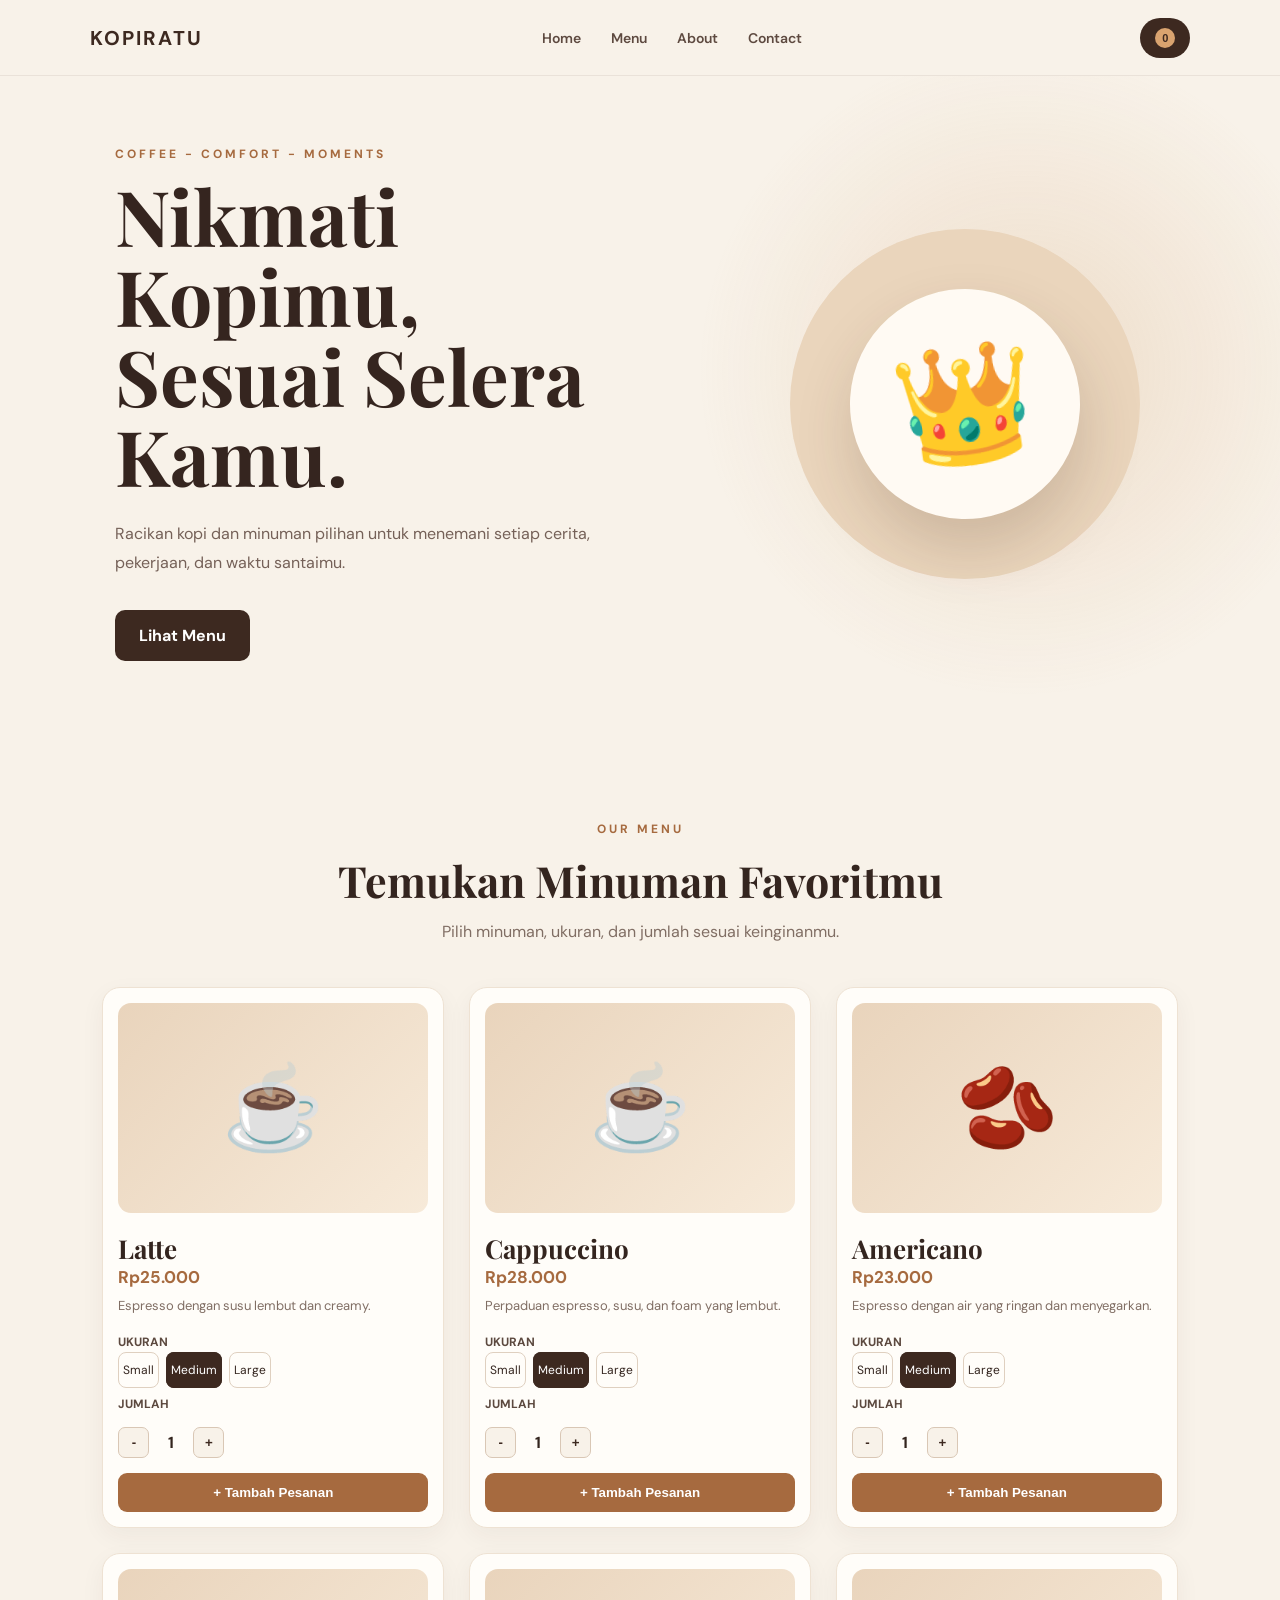
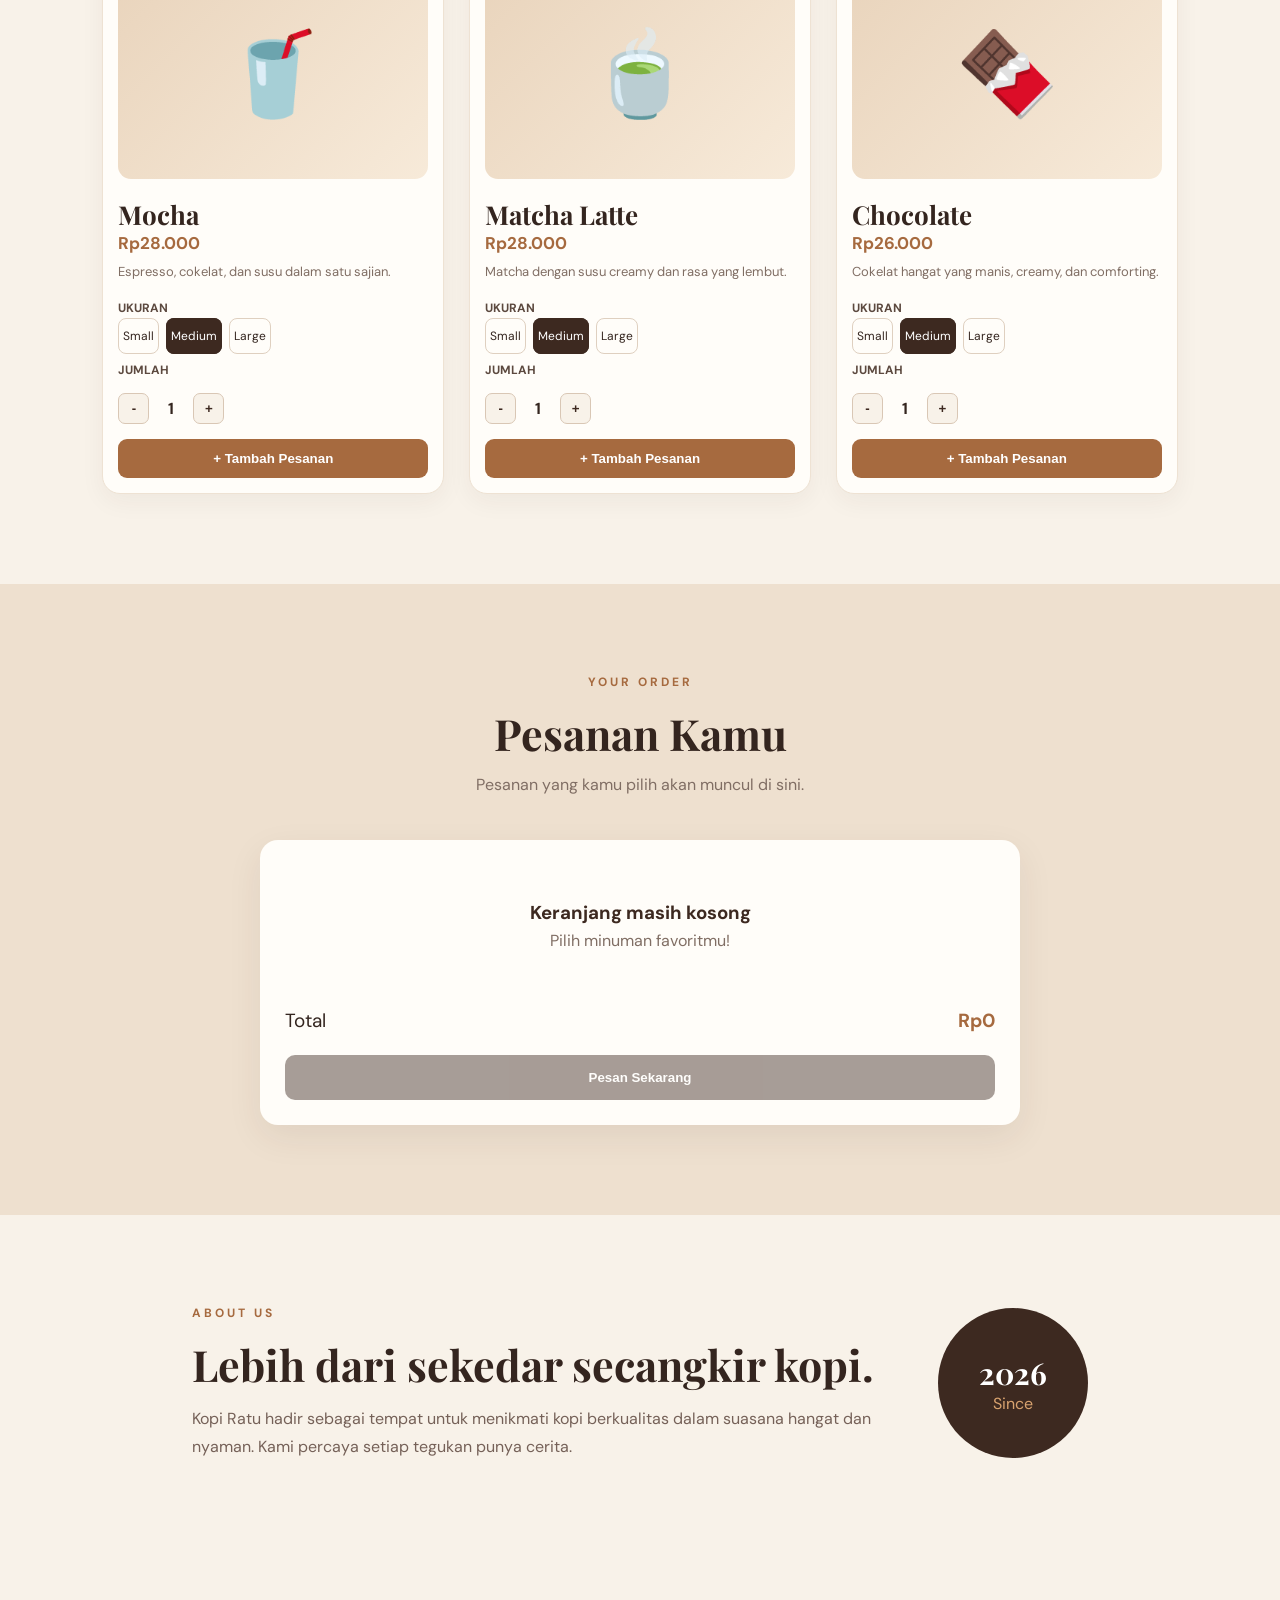
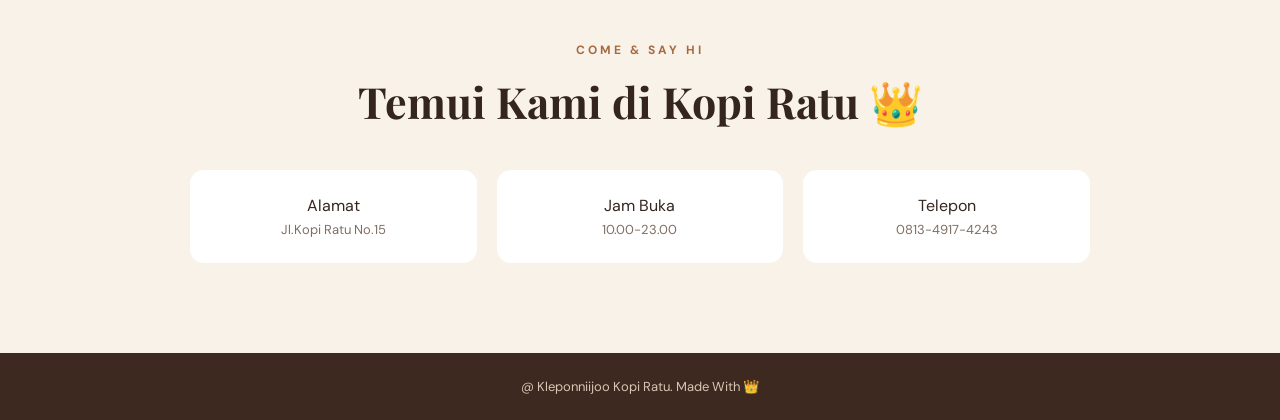
<file: index.html>
<!DOCTYPE html>
<html lang="id">
<head>
    <meta charset="UTF-8">
    <meta name="viewport" content="width=device-width, initial-scale=1.0">
    <title>Kopi Ratu | Coffee Shop</title>
    <link rel="stylesheet" href="style_kopi.css">
</head>
<body>
    <header class="navbar">
        <a href="#" class="logo">KOPIRATU</a>
        <nav>
            <a href="#home">Home</a>
            <a href="#menu">Menu</a>
            <a href="#about">About</a>
            <a href="#contact">Contact</a>
        </nav>
        <button class="cart-btn" onclick="scrollToCart()"><span id="cartCount">0</span></button>
    </header>
    <main>
        <section class="hero" id="home">
            <div class="hero-content">
                <p class="eyebrow">COFFEE - COMFORT - MOMENTS</p>
                <h1>Nikmati Kopimu,<br>Sesuai Selera Kamu.</h1>
                <p class="hero-desc">Racikan kopi dan minuman pilihan untuk menemani setiap cerita, pekerjaan, dan waktu santaimu.</p>
                <a href="#menu" class="primary-btn">Lihat Menu</a>
            </div>
            <div class="hero-art">
                <div class="coffee-glow"></div>
                <div class="hero-cup">👑</div>
            </div>
        </section>
        <section class="menu-section" id="menu">
            <div class="section-heading">
                <p class="eyebrow">OUR MENU</p>
                <h2>Temukan Minuman Favoritmu</h2>
                <p>Pilih minuman, ukuran, dan jumlah sesuai keinginanmu.</p>
            </div>
            <div class="menu-grid" id="menuGrid"></div>
        </section>
        <section class="cart-section" id="cart">
            <div class="section-heading">
                <p class="eyebrow">YOUR ORDER</p>
                <h2>Pesanan Kamu</h2>
                <p>Pesanan yang kamu pilih akan muncul di sini.</p>
            </div>
            <div class="cart-box">
                <div id="cartItems" class="cart-items">
                    <div class="empty-cart">
                        <h3>Keranjang masih kosong</h3>
                        <p>Pilih minuman favoritmu!</p>
                    </div>
                </div>
                <div class="cart-total">
                    <span>Total</span>
                    <strong id="totalPrice">Rp0</strong>
                </div>
                <button class="checkout-btn" id="checkoutBtn" onclick="checkout()" disabled>Pesan Sekarang</button>
            </div>
        </section>
        <section class="about" id="about">
            <div>
                <p class="eyebrow">ABOUT US</p>
                <h2>Lebih dari sekedar secangkir kopi.</h2>
                <p>Kopi Ratu hadir sebagai tempat untuk menikmati kopi berkualitas dalam
                    suasana hangat dan nyaman. Kami percaya setiap tegukan punya cerita.
                </p>
            </div>
            <div class="about-number">
                <strong>2026</strong>
                <span>Since</span>
            </div>
        </section>
        <section class="contact" id="contact">
            <p class="eyebrow">COME & SAY HI</p>
            <h2>Temui Kami di Kopi Ratu 👑</h2>
            <div class="contact-grid">
                <div>Alamat<p>Jl.Kopi Ratu No.15</p></div>
                <div>Jam Buka<p>10.00-23.00</p></div>
                <div>Telepon
                    <P>0813-4917-4243</P>
                </div>
            </div>
        </section>
    </main>
    <footer>
        <p>@ Kleponniijoo Kopi Ratu. Made With 👑</p>
    </footer>
    <div id="toast" class="toast"></div>
    <script src="script.js"></script>
</body>
</html>
</file>
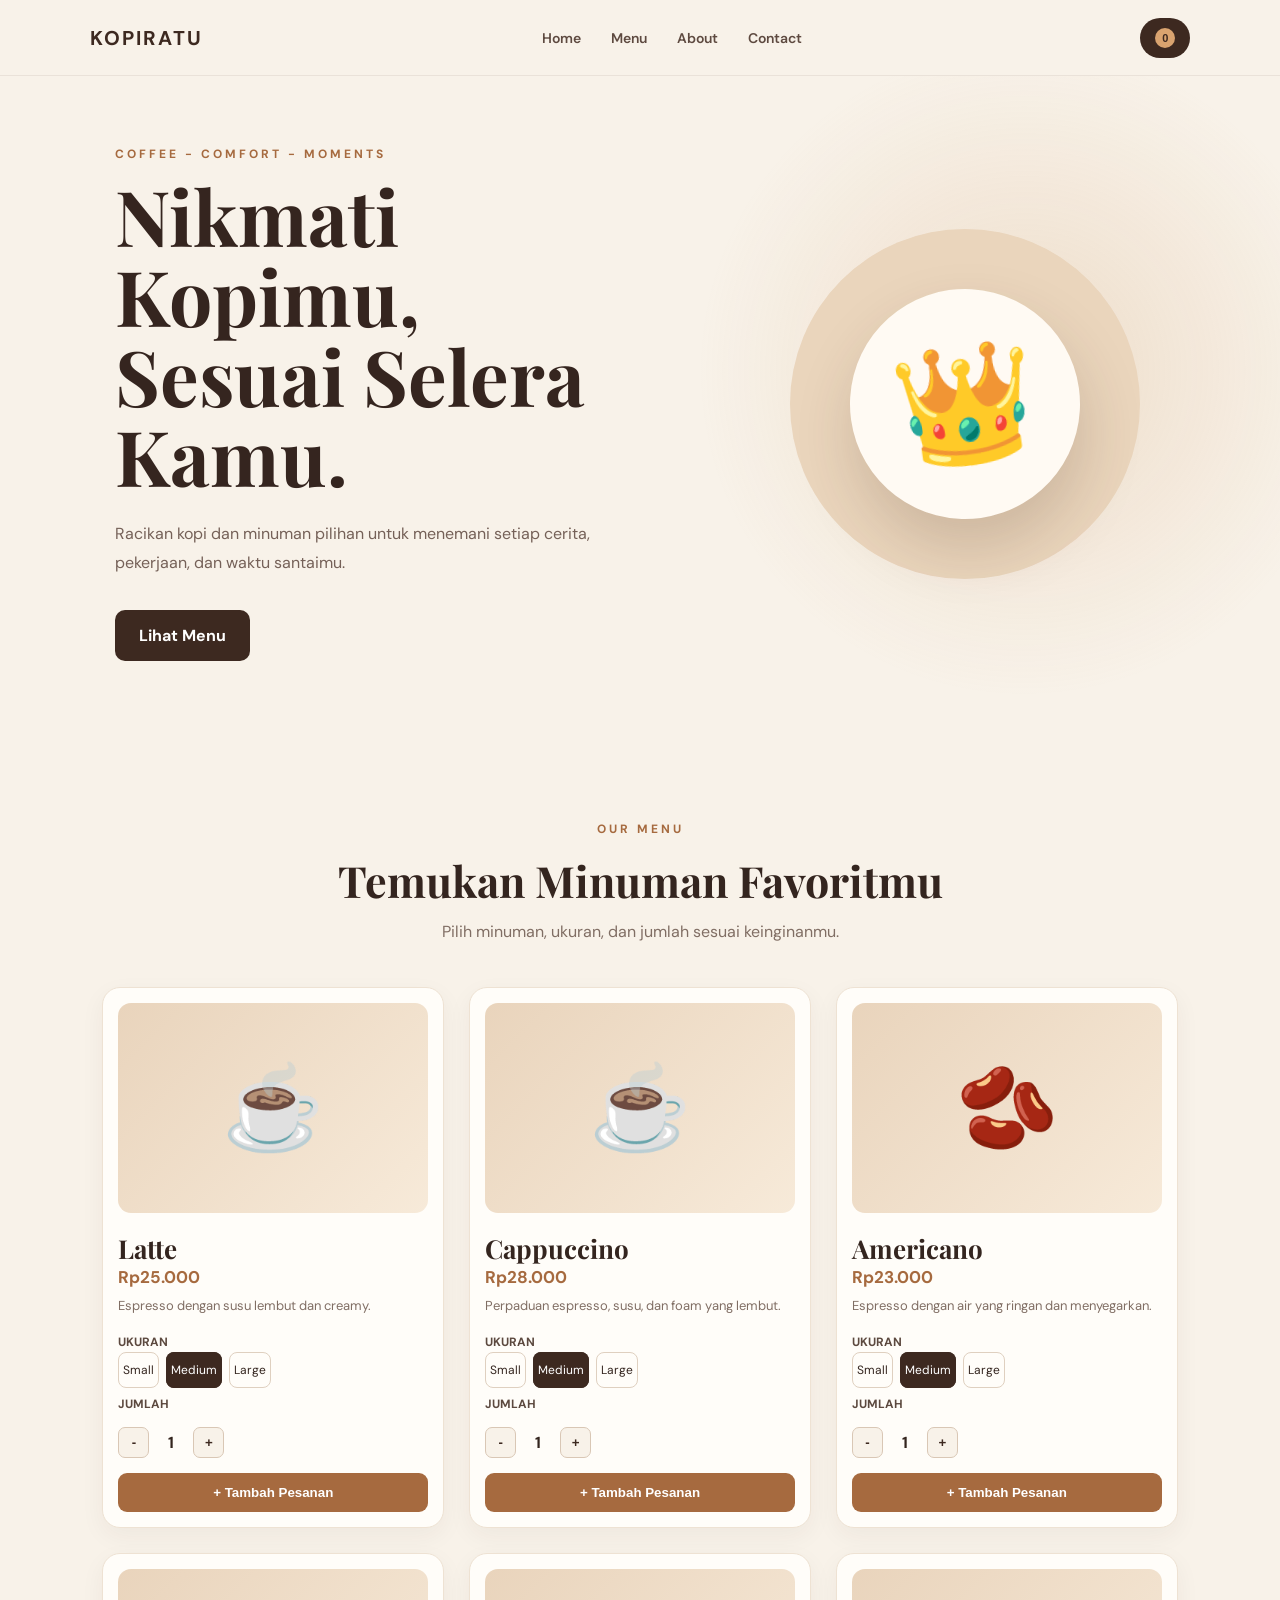
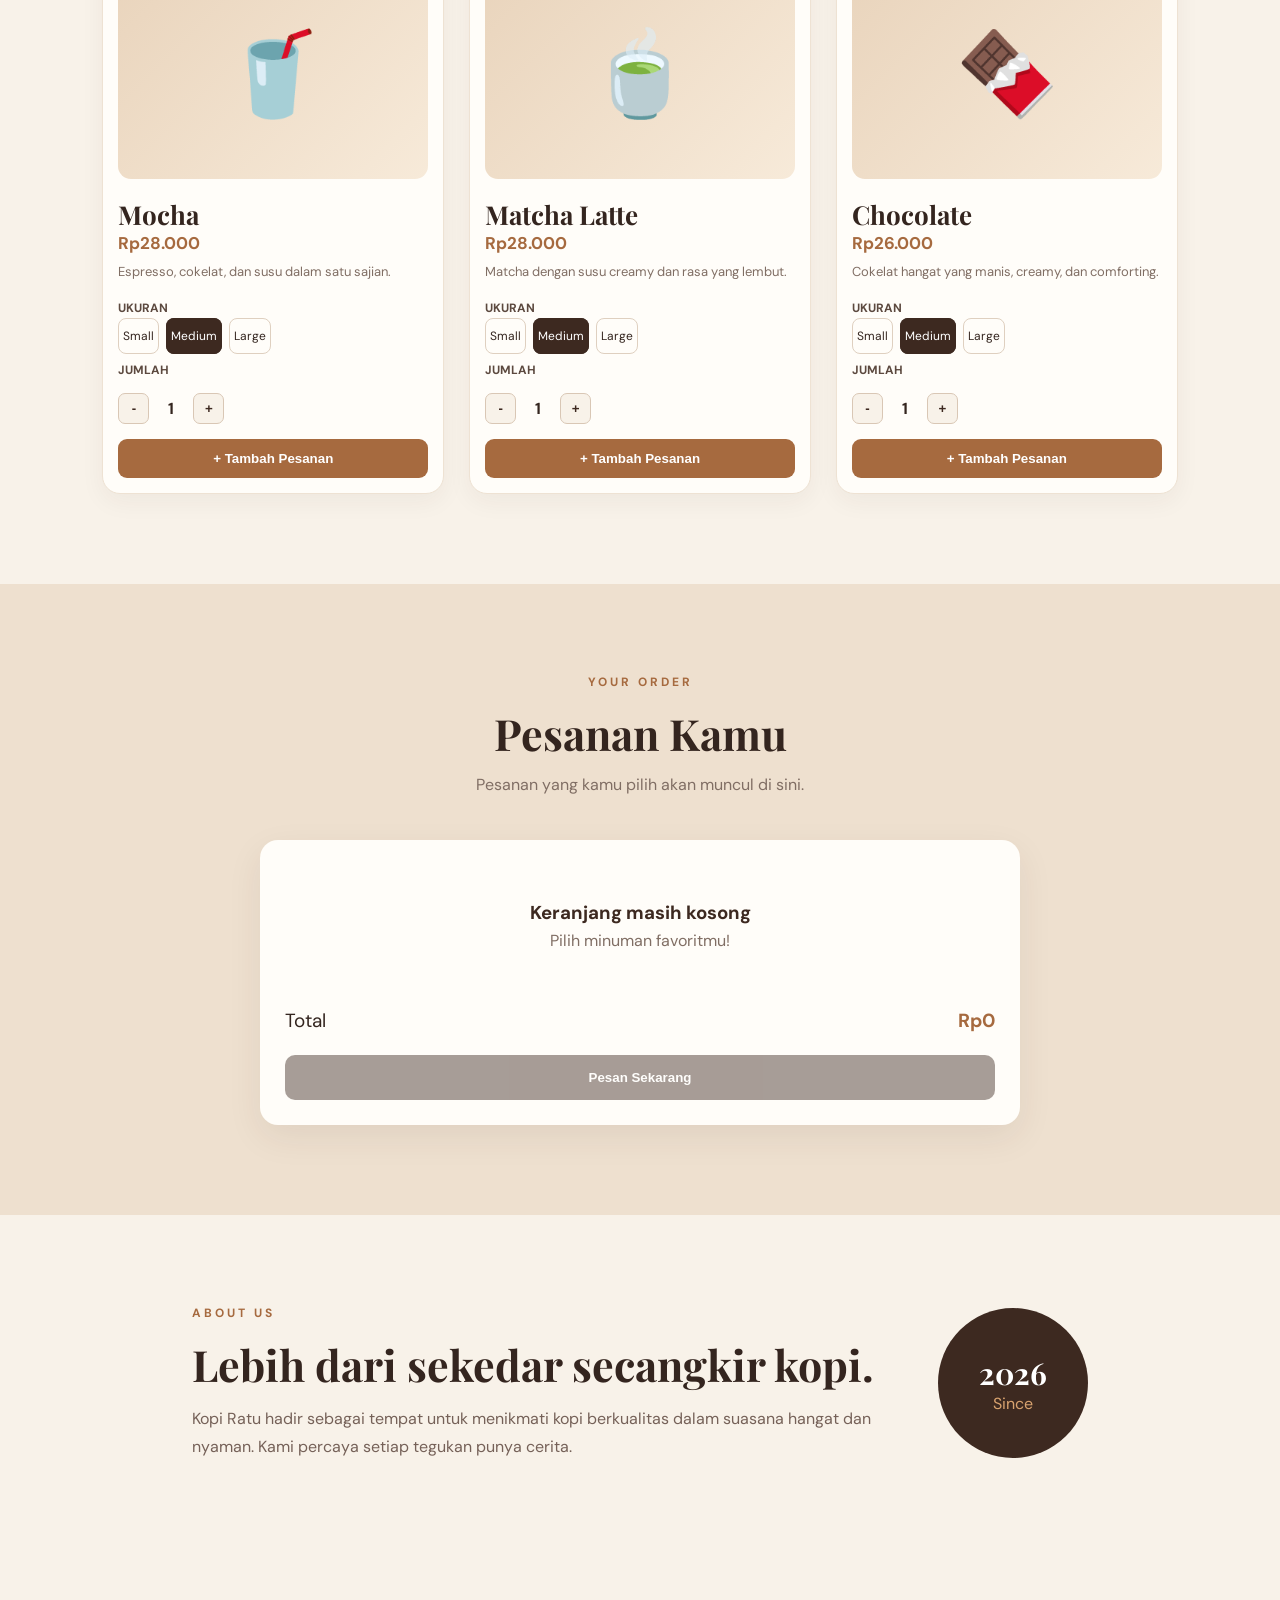
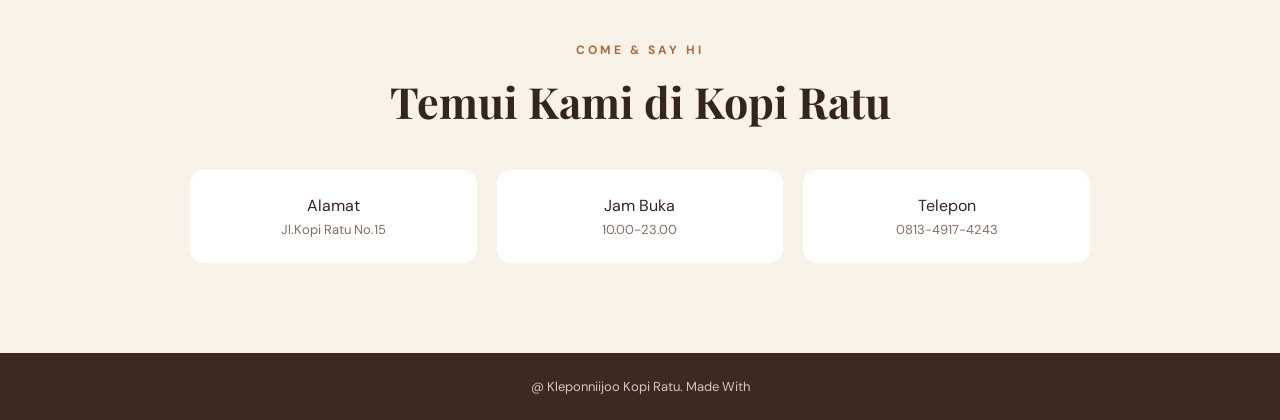
<file: kopi.html>
<!DOCTYPE html>
<html lang="id">
<head>
    <meta charset="UTF-8">
    <meta name="viewport" content="width=device-width, initial-scale=1.0">
    <title>Kopi Ratu | Coffee Shop</title>
    <link rel="stylesheet" href="style_kopi.css">
</head>
<body>
    <header class="navbar">
        <a href="#" class="logo">KOPIRATU</a>
        <nav>
            <a href="#home">Home</a>
            <a href="#menu">Menu</a>
            <a href="#about">About</a>
            <a href="#contact">Contact</a>
        </nav>
        <button class="cart-btn" onclick="scrollToCart()"><span id="cartCount">0</span></button>
    </header>
    <main>
        <section class="hero" id="home">
            <div class="hero-content">
                <p class="eyebrow">COFFEE - COMFORT - MOMENTS</p>
                <h1>Nikmati Kopimu,<br>Sesuai Selera Kamu.</h1>
                <p class="hero-desc">Racikan kopi dan minuman pilihan untuk menemani setiap cerita, pekerjaan, dan waktu santaimu.</p>
                <a href="#menu" class="primary-btn">Lihat Menu</a>
            </div>
            <div class="hero-art">
                <div class="coffee-glow"></div>
                <div class="hero-cup">👑</div>
            </div>
        </section>
        <section class="menu-section" id="menu">
            <div class="section-heading">
                <p class="eyebrow">OUR MENU</p>
                <h2>Temukan Minuman Favoritmu</h2>
                <p>Pilih minuman, ukuran, dan jumlah sesuai keinginanmu.</p>
            </div>
            <div class="menu-grid" id="menuGrid"></div>
        </section>
        <section class="cart-section" id="cart">
            <div class="section-heading">
                <p class="eyebrow">YOUR ORDER</p>
                <h2>Pesanan Kamu</h2>
                <p>Pesanan yang kamu pilih akan muncul di sini.</p>
            </div>
            <div class="cart-box">
                <div id="cartItems" class="cart-items">
                    <div class="empty-cart">
                        <h3>Keranjang masih kosong</h3>
                        <p>Pilih minuman favoritmu!</p>
                    </div>
                </div>
                <div class="cart-total">
                    <span>Total</span>
                    <strong id="totalPrice">Rp0</strong>
                </div>
                <button class="checkout-btn" id="checkoutBtn" onclick="checkout()" disabled>Pesan Sekarang</button>
            </div>
        </section>
        <section class="about" id="about">
            <div>
                <p class="eyebrow">ABOUT US</p>
                <h2>Lebih dari sekedar secangkir kopi.</h2>
                <p>Kopi Ratu hadir sebagai tempat untuk menikmati kopi berkualitas dalam
                    suasana hangat dan nyaman. Kami percaya setiap tegukan punya cerita.
                </p>
            </div>
            <div class="about-number">
                <strong>2026</strong>
                <span>Since</span>
            </div>
        </section>
        <section class="contact" id="contact">
            <p class="eyebrow">COME & SAY HI</p>
            <h2>Temui Kami di Kopi Ratu</h2>
            <div class="contact-grid">
                <div>Alamat<p>Jl.Kopi Ratu No.15</p></div>
                <div>Jam Buka<p>10.00-23.00</p></div>
                <div>Telepon
                    <P>0813-4917-4243</P>
                </div>
            </div>
        </section>
    </main>
    <footer>
        <p>@ Kleponniijoo Kopi Ratu. Made With</p>
    </footer>
    <div id="toast" class="toast"></div>
    <script src="script.js"></script>
</body>
</html>
</file>
<file: style_kopi.css>
@import url('https://fonts.googleapis.com/css2?family=DM+Sans:wght@400;500;600;700&family=Playfair+Display:ital,wght@0,600;0,700;1,600;1,700&display=swap');

* {
    margin: 0;
    padding: 0;
    box-sizing: border-box;
}

html {
    scroll-behavior: smooth;
}

body {
    font-family: "DM Sans", sans-serif;
    background: #f8f2e9;
    color: #34251f;
}

.navbar {
    position: sticky;
    top: 0;
    z-index: 100;
    height: 76px;
    padding: 0 7%;
    display: flex;
    align-items: center;
    justify-content: space-between;
    background: rgba(248, 242, 233, .94);
    backdrop-filter: blur(12px);
    border-bottom: 1px solid rgba(72, 48, 35, .08);
}

.logo {
    color: #3d2920;
    text-decoration: none;
    font-weight: 700;
    letter-spacing: 2px;
    font-size: 20px;
}

nav {
    display: flex;
    gap: 30px;
}

nav a {
    text-decoration: none;
    color: #5e4a40;
    font-size: 14px;
    font-weight: 600;
}

nav a:hover {
    color: #a66a3f;
}

.cart-btn {
    border: 0;
    background: #3d2920;
    color: white;
    padding: 10px 15px;
    border-radius: 20px;
    cursor: pointer;
    font-size: 14px;
}

#cartCount {
    display: inline-flex;
    min-width: 20px;
    height: 20px;
    justify-content: center;
    align-items: center;
    background: #d9a36f;
    color: #3d2920;
    border-radius: 50%;
    font-size: 11px;
    font-weight: 700;
}

.hero {
    min-height: 650px;
    padding: 70px 9%;
    display: flex;
    align-items: center;
    justify-content: space-between;
    overflow: hidden;
    background: radial-gradient(circle at 80% 45%, rgba(205, 153, 101, .24), transparent 30%), #f8f2e9;
}

.hero-content {
    max-width: 600px;
}

.eyebrow {
    color: #a66a3f;
    font-size: 12px;
    letter-spacing: 3px;
    font-weight: 700;
    margin-bottom: 14px;
}

.hero h1 {
    font-family: "Playfair Display", serif;
    font-size: clamp(48%,  6vw, 78px);
    line-height: 1.04;
    color: #35251f;
}

.hero-desc {
    max-width: 500px;
    margin: 25px 0 32px;
    line-height: 1.8;
    color: #756158;
}

.primary-btn, 
.checkout-btn {
    display: inline-flex;
    align-items: center;
    justify-content: center;
    gap: 15px;
    border: 0;
    background: #3d2920;
    color: white;
    text-decoration: none;
    padding: 15px 24px;
    border-radius: 10px;
    font-weight: 700;
    cursor: pointer;
    transition: .25s;
}

.primary-btn:hover,
.checkout-btn:hover {
    transform: translateY(-3px);
    background: #a66a3f;
}

.hero-art {
    position: relative;
    width: 400px;
    height: 400px;
    display: grid;
    place-items: center;
}

.coffee-glow {
    position: absolute;
    width: 350px;
    height: 350px;
    border-radius: 50%;
    background: #ead5bc;
}

.hero-cup {
    position: relative;
    z-index: 2;
    width: 230px;
    height: 230px;
    border-radius: 50%;
    display: grid;
    place-items: center;
    font-size: 115px;
    background: #fffaf3;
    box-shadow: 0 30px 60px rgba(74, 45, 28, .18);
    transform: rotate(-8deg);
    animation: float 4s ease-in-out infinite;
}

@keyframes float {
    0%, 100% { transform: translateY(0) rotate(-8deg); }
    50% { transform: translateY(-12px) rotate(-5deg); }
}

.menu-section,
.cart-section,
.contact {
    padding: 90px 8%;
}

.section-heading {
    text-align: center;
    margin-bottom: 45px;
}

.section-heading h2,
.about h2,
.contact h2 {
    font-family: "Playfair Display", serif;
    font-size: 43px;
    margin-bottom: 12px;
}

.section-heading > p:last-child {
    color: #806e64;
}

.menu-grid {
    display: grid;
    grid-template-columns: repeat(3, 1fr);
    gap: 25px;
}

.menu-card {
    background: #fffdf9;
    border: 1px solid #eee2d3;
    border-radius: 18px;
    padding: 15px;
    transition: .3s;
    box-shadow: 0 8px 25px rgba(61, 41, 32, .05);
}

.menu-card:hover {
    transform: translateY(-8px);
    box-shadow: 0 18px 40px rgba(61, 41, 32, .12);
}

.menu-img {
    height: 210px;
    border-radius: 13px;
    display: grid;
    place-items: center;
    font-size: 82px;
    background: linear-gradient(135deg, #e9d4bc, #f7ead9);
    margin-bottom: 18px;
}

.menu-card h3 {
    font-family: "Playfair Display", serif;
    font-size: 26px;
}

.description {
    color: #806e64;
    font-size: 13px;
    line-height: 1.6;
    margin: 8px 0 17px;
}

.price {
    color: #a66a3f;
    font-weight: 700;
    font-size: 17px;
}

.option-title {
    font-size: 12px;
    font-weight: 700;
    margin: 17px 0 8px;
    color: #5c493f;
}

.size-options {
    display: flex;
    gap: 7px;
}

.size-options input {
    display: none;
}

.size-options label {
    flex: 1;
    text-align: center;
    padding: 9px 4px;
    border: 1px solid #dfd0c0;
    border-radius: 8px;
    cursor: pointer;
    font-size: 12px;
}

.size-options input:checked + label {
    background: #3d2920;
    color: white;
    border-color: #3d2920;
}

.quantity {
    display: flex;
    align-items: center;
    gap: 13px;
    margin: 15px 0;
}

.quantity button {
    width: 31px;
    height: 31px;
    border: 1px solid #d9c7b5;
    background: #f8f2e9;
    color: #3d2920;
    border-radius: 7px;
    cursor: pointer;
    font-weight: 700;
}

.quantity button:hover {
    background: #ead5bc;
}

.qty-value {
    min-width: 18px;
    text-align: center;
    font-weight: 700;
}

.add-btn {
    width: 100%;
    padding: 12px;
    border: 0;
    border-radius: 9px;
    background: #a66a3f;
    color: white;
    font-weight: 700;
    cursor: pointer;
    transition: .2s;
}

.add-btn:hover {
    background: #3d2920;
}

.cart-section {
    background: #eee0cf;
}

.cart-box {
    max-width: 760px;
    margin: auto;
    background: #fffdf9;
    border-radius: 18px;
    padding: 25px;
    box-shadow: 0 12px 35px rgba(61, 41, 32, .08);
}

.empty-cart {
    text-align: center;
    padding: 35px 10px;
    color: #806e64;
}

.empty-cart div {
    font-size: 42px;
    margin-bottom: 10px;
}

.empty-cart h3 {
    color: #3d2920;
    margin-bottom: 5px;
}

.cart-item {
    display: flex;
    align-items: center;
    justify-content: space-between;
    gap: 15px;
    padding: 15px 0;
    border-bottom: 1px solid #eee2d3;
}

.cart-item-info strong {
    display: block;
    margin-bottom: 4px;
}

.cart-item-info small {
    color: #806e64;
}

.remove-btn {
    border: 0;
    background: #f4dfd7;
    color: #9a4638;
    width: 32px;
    height: 32px;
    border-radius: 50%;
    cursor: pointer;
}

.cart-total {
    display: flex;
    justify-content: space-between;
    margin: 22px 0;
    font-size: 19px;
}

.cart-total strong {
    color: #a66a3f;
}

.checkout-btn {
    width: 100%;
}

.checkout-btn:disabled {
    opacity: .45;
    cursor: not-allowed;
    transform: none;
}

.about {
    padding: 90px 15%;
    display: flex;
    align-items: center;
    justify-content: space-between;
    gap: 50px;
}

.about > div:first-child {
    max-width: 700px;
}

.about p:not(.eyebrow) {
    color: #756158;
    line-height: 1.8;
}

.about-number {
    min-width: 150px;
    height: 150px;
    border-radius: 50%;
    background: #3d2920;
    color: white;
    display: flex;
    flex-direction: column;
    justify-content: center;
    align-items: center;
}

.about-number strong {
    font-family: "Playfair Display", serif;
    font-size: 30px;
}

.about-number span {
    color: #d9a36f;
}

.contact {
    text-align: center;
    background: #f8f2e9;
}

.contact-grid {
    max-width: 900px;
    margin: 40px auto 0;
    display: grid;
    grid-template-columns: repeat(3, 1fr);
    gap: 20px;
}

.contact-grid div {
    background: white;
    border-radius: 14px;
    padding: 25px;
}

.contact-grid p {
    color: #806e64;
    font-size: 13px;
    margin-top: 5px;
}

footer {
    text-align: center;
    background: #3d2920;
    color: #d8c6b5;
    padding: 25px;
    font-size: 13px;
}

.toast {
    position: fixed;
    right: 25px;
    bottom: 25px;
    background: #3d2920;
    color: white;
    padding: 14px 20px;
    border-radius: 10px;
    box-shadow: 0 10px 30px rgba(0,0,0,.2);
    transform: translateY(120px);
    opacity: 0;
    transition: .3s;
    z-index: 200;
}

.toast.show {
    transform: translateY(0);
    opacity: 1;
}

@media (max-width: 900px) {
    .menu-grid {
        grid-template-columns: repeat(2, 1fr);
    }
    .hero{
        padding: 100px 8%;
    }

    .hero-art {
        width: 280px;
    }

    .contact-grid {
        grid-template-columns: 1fr;
    }
}

@media (max-width: 650px) {
    .navbar {
        padding: 0 6%;
    }

    nav {
        display: flex;
        justify-content: center;
        width: 100%;
    }

    nav ul {
        display: flex;
        gap: 15px;
        flex-wrap: wrap;
        justify-content: center;
    }

    nav a {
        font-size: 14px;
    }

    .hero {
        flex-direction: column;
        text-align: center;
        padding: 80px 6% 50px;
    }

    .hero-desc {
        margin-left: auto;
        margin-right: auto;
        max-width: 100%;
    }

    .menu-grid {
        grid-template-columns: 1fr;
    }

    .section-heading h2,
    .about h2,
    .contact h2 {
        font-size: 30px;
    }

    .about {
        padding: 60px 8%;
        flex-direction: column;
    }
}
</file>
